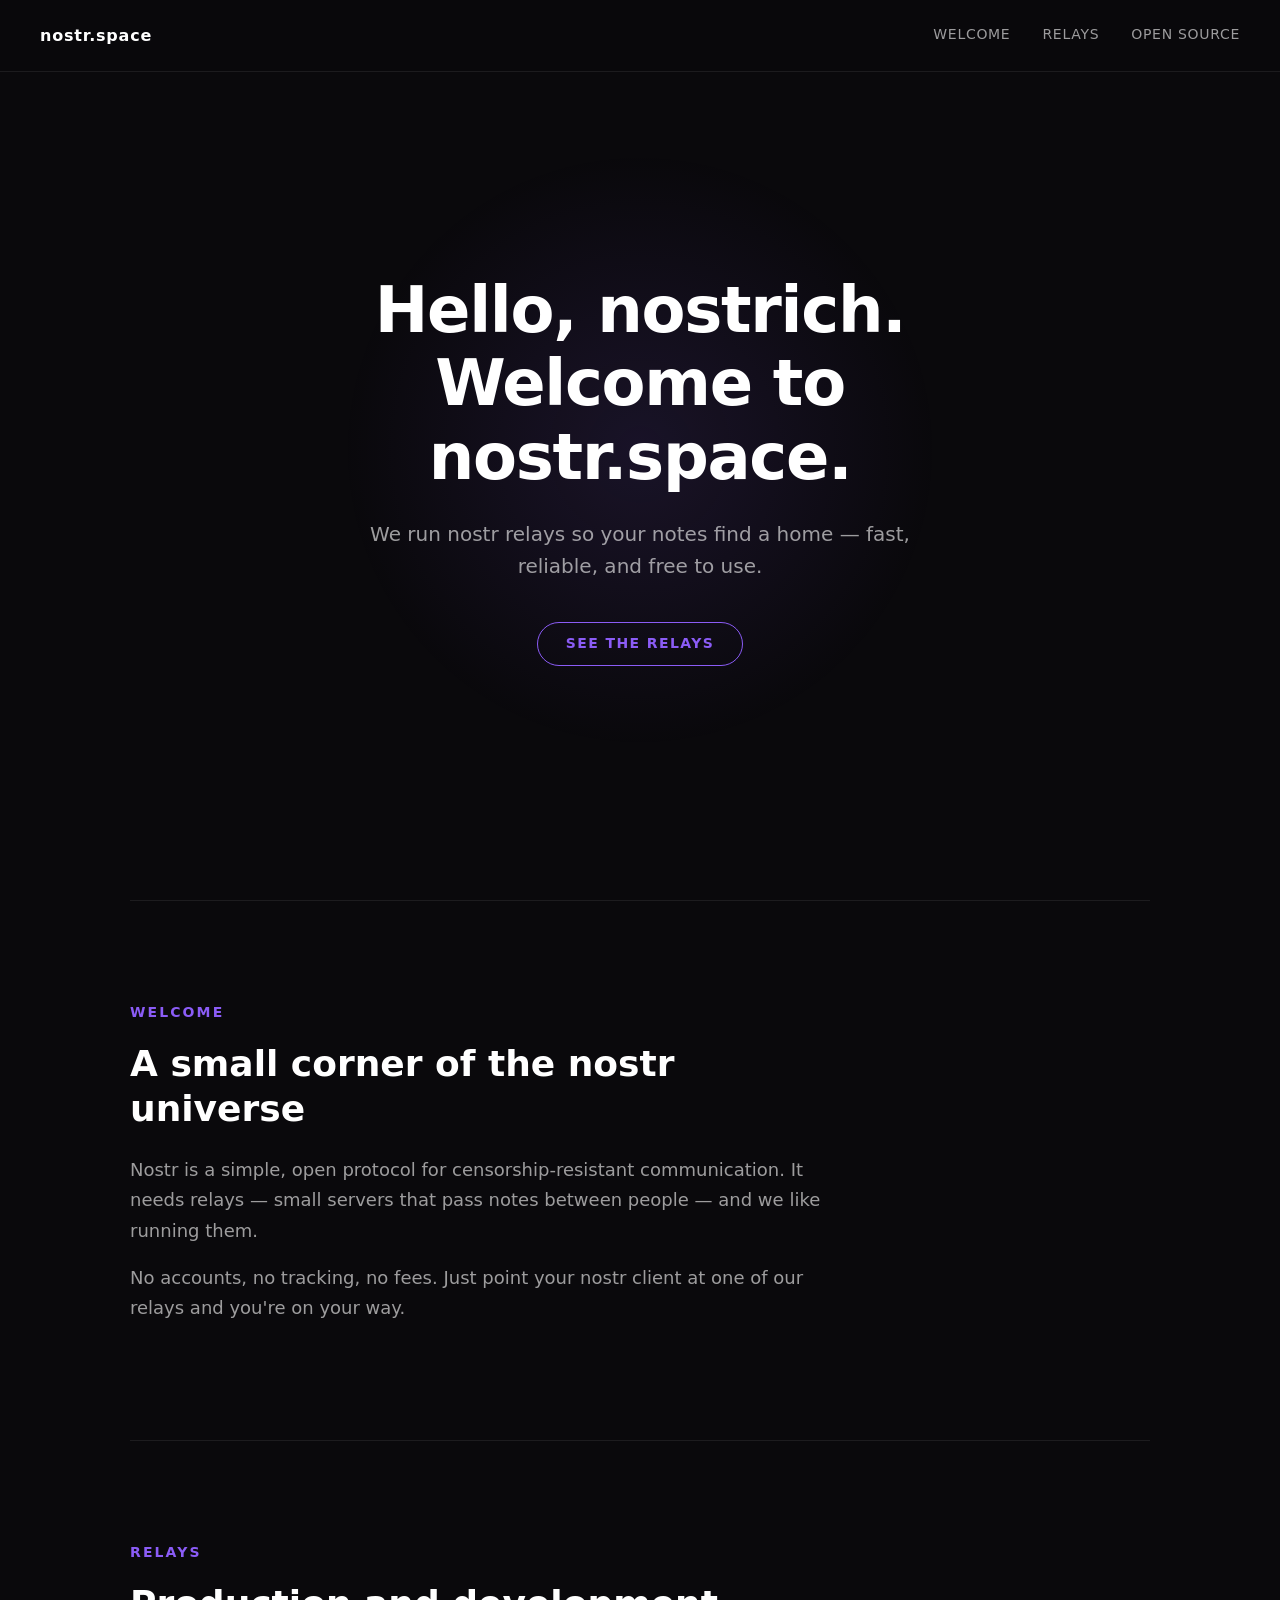
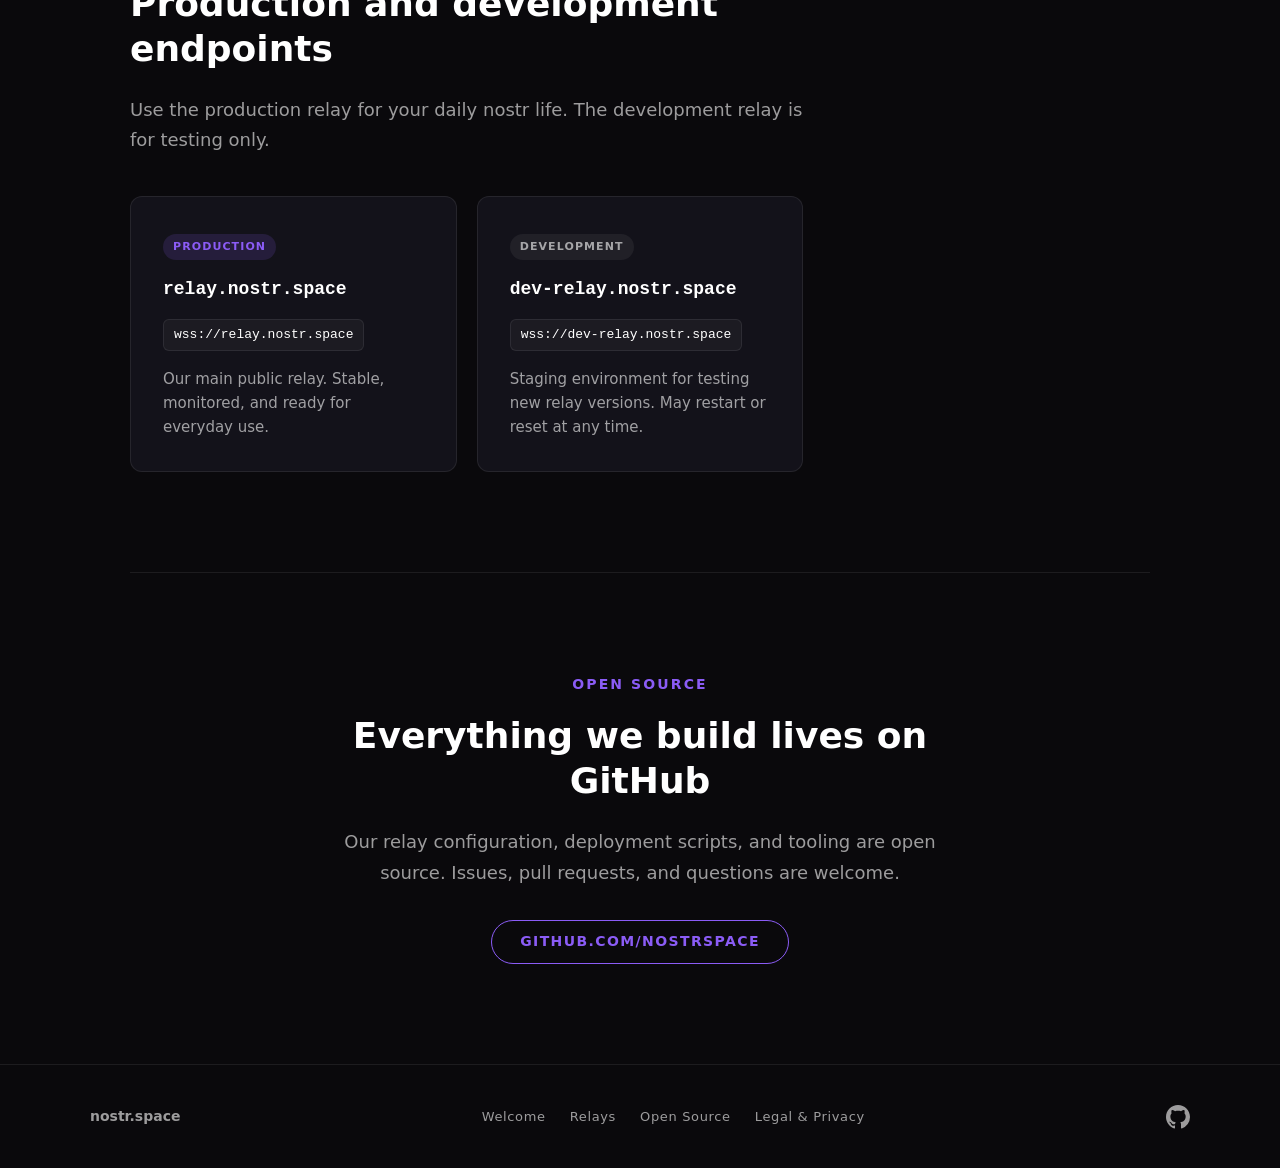
<file: index.html>
<!doctype html>
<html lang="en">
    <head>
        <meta charset="utf-8" />
        <meta name="viewport" content="width=device-width, initial-scale=1" />
        <title>nostr.space</title>
        <meta name="description" content="We run reliable nostr relays. Free, open, and built to last." />
        <meta property="og:title" content="nostr.space" />
        <meta property="og:description" content="We run reliable nostr relays. Free, open, and built to last." />
        <meta property="og:type" content="website" />
        <meta property="og:url" content="https://nostr.space/" />
        <meta name="twitter:card" content="summary_large_image" />
        <meta name="twitter:title" content="nostr.space" />
        <meta name="twitter:description" content="We run reliable nostr relays. Free, open, and built to last." />
        <link rel="canonical" href="https://nostr.space/" />
        <link rel="stylesheet" type="text/css" href="style.css" />
        <link rel="icon" type="image/svg+xml" href="assets/favicon.svg" />
    </head>

    <body>
        <header class="fade-in">
            <a href="/" class="logo-link">
                <span class="logo-text">nostr.space</span>
            </a>
            <nav>
                <a href="#welcome">Welcome</a>
                <a href="#relays">Relays</a>
                <a href="#open-source">Open Source</a>
            </nav>
            <button class="nav-toggle" aria-label="Menu">
                <span></span>
                <span></span>
                <span></span>
            </button>
        </header>

        <div class="hero fade-in">
            <div class="glow"></div>
            <div class="headline">
                <h1 class="slide-up">
                    Hello, nostrich.
                    <br />
                    Welcome to nostr.space.
                </h1>
                <p class="slide-up delay-300">
                    We run nostr relays so your notes find a home — fast, reliable, and free to use.
                </p>
                <a href="#relays" class="button slide-up delay-600">See the Relays</a>
            </div>
        </div>

        <main>
            <section id="welcome">
                <h1>Welcome</h1>
                <h2>A small corner of the nostr universe</h2>
                <p>
                    Nostr is a simple, open protocol for censorship-resistant communication. It needs relays — small
                    servers that pass notes between people — and we like running them.
                </p>
                <p>
                    No accounts, no tracking, no fees. Just point your nostr client at one of our relays and you're on
                    your way.
                </p>
            </section>

            <section id="relays">
                <h1>Relays</h1>
                <h2>Production and development endpoints</h2>
                <p>Use the production relay for your daily nostr life. The development relay is for testing only.</p>
                <div class="relay-grid">
                    <a href="https://relay.nostr.space/" class="relay-card" target="_blank" rel="noopener">
                        <span class="relay-badge">Production</span>
                        <h3>relay.nostr.space</h3>
                        <code>wss://relay.nostr.space</code>
                        <p>Our main public relay. Stable, monitored, and ready for everyday use.</p>
                    </a>
                    <a href="https://dev-relay.nostr.space/" class="relay-card" target="_blank" rel="noopener">
                        <span class="relay-badge dev">Development</span>
                        <h3>dev-relay.nostr.space</h3>
                        <code>wss://dev-relay.nostr.space</code>
                        <p>Staging environment for testing new relay versions. May restart or reset at any time.</p>
                    </a>
                </div>
            </section>

            <section id="open-source">
                <h1>Open Source</h1>
                <h2>Everything we build lives on GitHub</h2>
                <p>
                    Our relay configuration, deployment scripts, and tooling are open source. Issues, pull requests, and
                    questions are welcome.
                </p>
                <div class="contact-links">
                    <a href="https://github.com/NOSTRSpace" class="button" target="_blank" rel="noopener">
                        github.com/NOSTRSpace
                    </a>
                </div>
            </section>
        </main>

        <footer>
            <div class="footer-content">
                <span class="footer-name">nostr.space</span>
                <nav class="footer-nav">
                    <a href="#welcome">Welcome</a>
                    <a href="#relays">Relays</a>
                    <a href="#open-source">Open Source</a>
                    <a href="/legal.html">Legal & Privacy</a>
                </nav>
                <a href="https://github.com/NOSTRSpace" class="footer-social" aria-label="GitHub">
                    <svg width="24" height="24" viewBox="0 0 24 24" fill="currentColor">
                        <path
                            d="M12 0C5.37 0 0 5.37 0 12c0 5.31 3.435 9.795 8.205 11.385.6.105.825-.255.825-.57 0-.285-.015-1.23-.015-2.235-3.015.555-3.795-.735-4.035-1.41-.135-.345-.72-1.41-1.23-1.695-.42-.225-1.02-.78-.015-.795.945-.015 1.62.87 1.845 1.23 1.08 1.815 2.805 1.305 3.495.99.105-.78.42-1.305.765-1.605-2.67-.3-5.46-1.335-5.46-5.925 0-1.305.465-2.385 1.23-3.225-.12-.3-.54-1.53.12-3.18 0 0 1.005-.315 3.3 1.23.96-.27 1.98-.405 3-.405s2.04.135 3 .405c2.295-1.56 3.3-1.23 3.3-1.23.66 1.65.24 2.88.12 3.18.765.84 1.23 1.905 1.23 3.225 0 4.605-2.805 5.625-5.475 5.925.435.375.81 1.095.81 2.22 0 1.605-.015 2.895-.015 3.3 0 .315.225.69.825.57A12.02 12.02 0 0024 12c0-6.63-5.37-12-12-12z"
                        />
                    </svg>
                </a>
            </div>
        </footer>

        <script>
            document.querySelector('.nav-toggle').addEventListener('click', function () {
                document.querySelector('header nav').classList.toggle('open');
            });
        </script>
    </body>
</html>
</file>
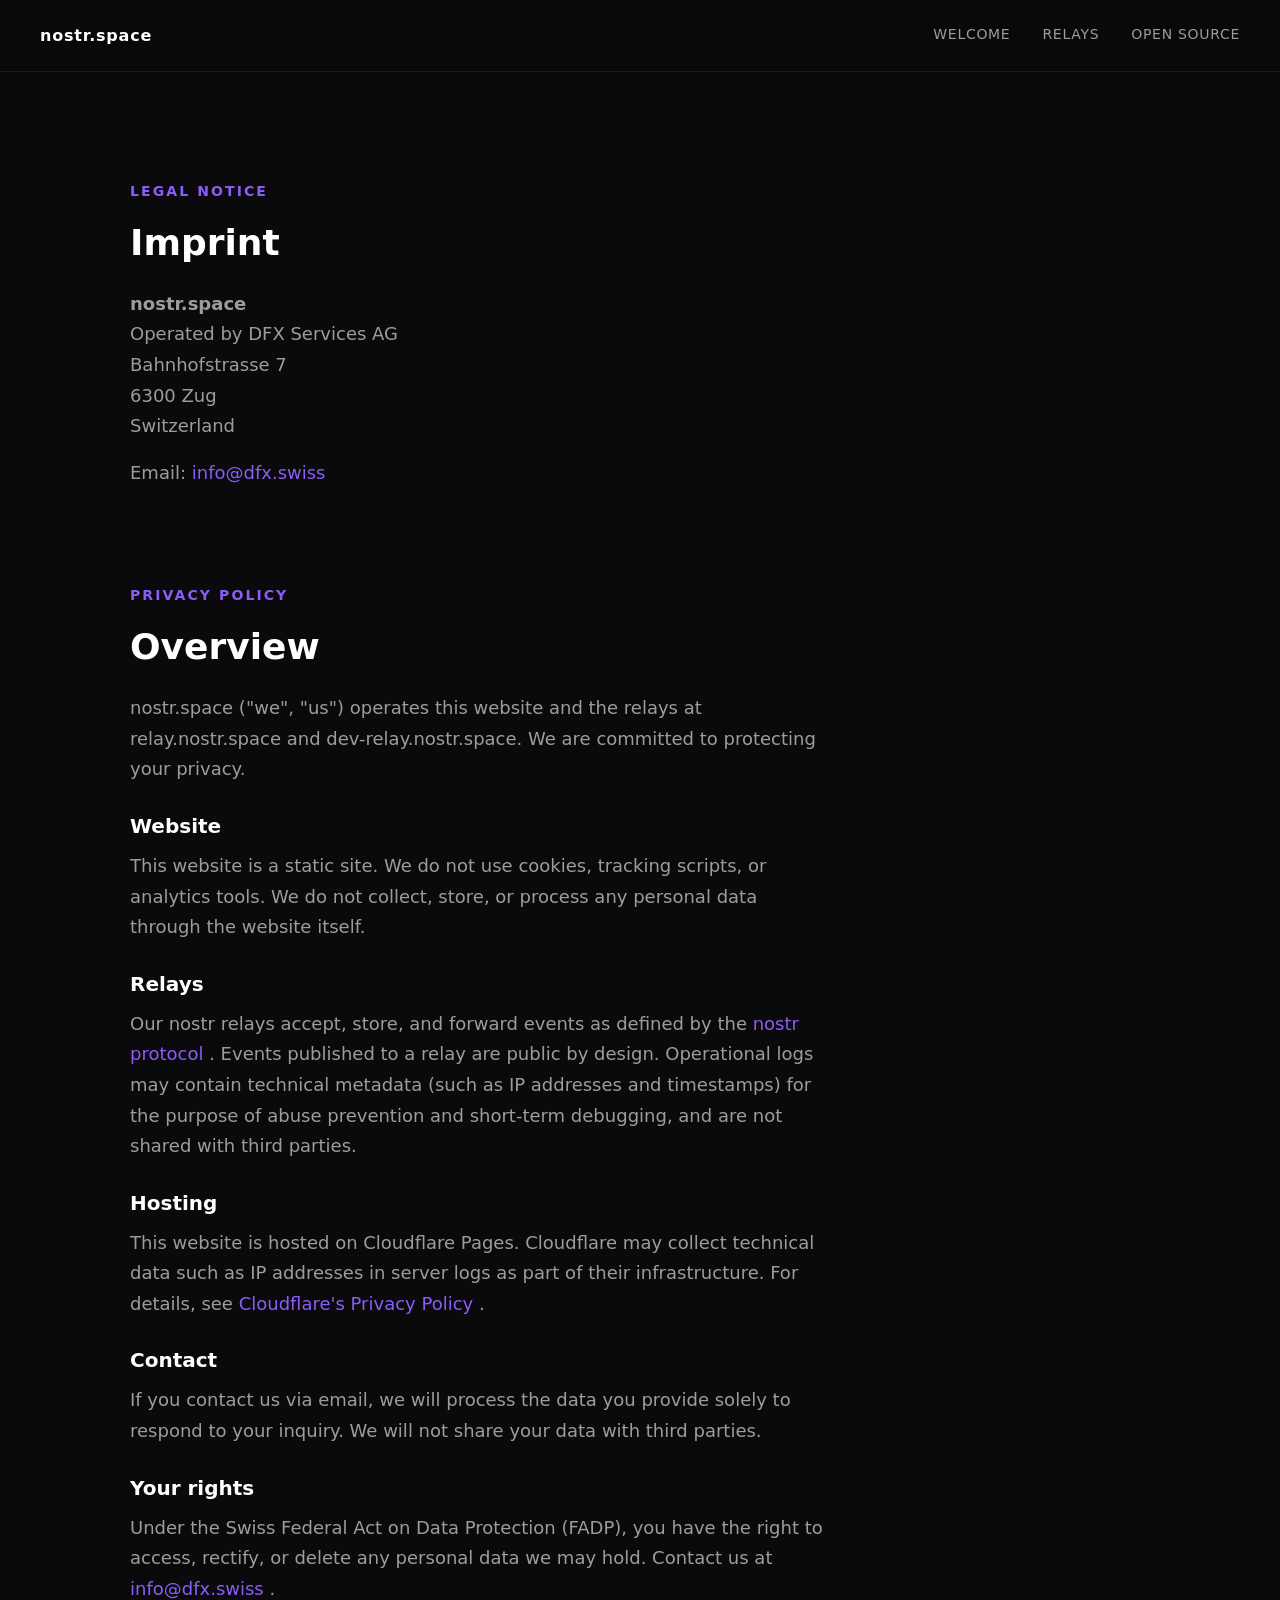
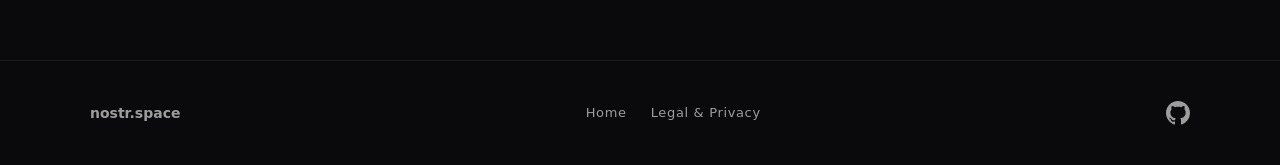
<file: legal.html>
<!doctype html>
<html lang="en">
    <head>
        <meta charset="utf-8" />
        <meta name="viewport" content="width=device-width, initial-scale=1" />
        <title>Legal Notice & Privacy — nostr.space</title>
        <meta property="og:title" content="Legal Notice & Privacy — nostr.space" />
        <meta property="og:description" content="Legal notice and privacy policy of nostr.space." />
        <meta name="twitter:card" content="summary" />
        <meta name="twitter:title" content="Legal Notice & Privacy — nostr.space" />
        <meta name="twitter:description" content="Legal notice and privacy policy of nostr.space." />
        <link rel="canonical" href="https://nostr.space/legal.html" />
        <link rel="stylesheet" type="text/css" href="style.css" />
        <link rel="icon" type="image/svg+xml" href="assets/favicon.svg" />
    </head>

    <body>
        <header class="fade-in">
            <a href="/" class="logo-link">
                <span class="logo-text">nostr.space</span>
            </a>
            <nav>
                <a href="/#welcome">Welcome</a>
                <a href="/#relays">Relays</a>
                <a href="/#open-source">Open Source</a>
            </nav>
            <button class="nav-toggle" aria-label="Menu">
                <span></span>
                <span></span>
                <span></span>
            </button>
        </header>

        <main class="legal-page">
            <section>
                <h1>Legal Notice</h1>
                <h2>Imprint</h2>
                <p>
                    <strong>nostr.space</strong>
                    <br />
                    Operated by DFX Services AG
                    <br />
                    Bahnhofstrasse 7
                    <br />
                    6300 Zug
                    <br />
                    Switzerland
                </p>
                <p>
                    Email:
                    <a href="mailto:info@dfx.swiss">info@dfx.swiss</a>
                </p>
            </section>

            <section>
                <h1>Privacy Policy</h1>
                <h2>Overview</h2>
                <p>
                    nostr.space ("we", "us") operates this website and the relays at relay.nostr.space and
                    dev-relay.nostr.space. We are committed to protecting your privacy.
                </p>

                <h3>Website</h3>
                <p>
                    This website is a static site. We do not use cookies, tracking scripts, or analytics tools. We do
                    not collect, store, or process any personal data through the website itself.
                </p>

                <h3>Relays</h3>
                <p>
                    Our nostr relays accept, store, and forward events as defined by the
                    <a href="https://github.com/nostr-protocol/nips" target="_blank" rel="noopener">nostr protocol</a>
                    . Events published to a relay are public by design. Operational logs may contain technical metadata
                    (such as IP addresses and timestamps) for the purpose of abuse prevention and short-term debugging,
                    and are not shared with third parties.
                </p>

                <h3>Hosting</h3>
                <p>
                    This website is hosted on Cloudflare Pages. Cloudflare may collect technical data such as IP
                    addresses in server logs as part of their infrastructure. For details, see
                    <a href="https://www.cloudflare.com/privacypolicy/" target="_blank" rel="noopener">
                        Cloudflare's Privacy Policy
                    </a>
                    .
                </p>

                <h3>Contact</h3>
                <p>
                    If you contact us via email, we will process the data you provide solely to respond to your inquiry.
                    We will not share your data with third parties.
                </p>

                <h3>Your rights</h3>
                <p>
                    Under the Swiss Federal Act on Data Protection (FADP), you have the right to access, rectify, or
                    delete any personal data we may hold. Contact us at
                    <a href="mailto:info@dfx.swiss">info@dfx.swiss</a>
                    .
                </p>
            </section>
        </main>

        <footer>
            <div class="footer-content">
                <span class="footer-name">nostr.space</span>
                <nav class="footer-nav">
                    <a href="/">Home</a>
                    <a href="/legal.html">Legal & Privacy</a>
                </nav>
                <a href="https://github.com/NOSTRSpace" class="footer-social" aria-label="GitHub">
                    <svg width="24" height="24" viewBox="0 0 24 24" fill="currentColor">
                        <path
                            d="M12 0C5.37 0 0 5.37 0 12c0 5.31 3.435 9.795 8.205 11.385.6.105.825-.255.825-.57 0-.285-.015-1.23-.015-2.235-3.015.555-3.795-.735-4.035-1.41-.135-.345-.72-1.41-1.23-1.695-.42-.225-1.02-.78-.015-.795.945-.015 1.62.87 1.845 1.23 1.08 1.815 2.805 1.305 3.495.99.105-.78.42-1.305.765-1.605-2.67-.3-5.46-1.335-5.46-5.925 0-1.305.465-2.385 1.23-3.225-.12-.3-.54-1.53.12-3.18 0 0 1.005-.315 3.3 1.23.96-.27 1.98-.405 3-.405s2.04.135 3 .405c2.295-1.56 3.3-1.23 3.3-1.23.66 1.65.24 2.88.12 3.18.765.84 1.23 1.905 1.23 3.225 0 4.605-2.805 5.625-5.475 5.925.435.375.81 1.095.81 2.22 0 1.605-.015 2.895-.015 3.3 0 .315.225.69.825.57A12.02 12.02 0 0024 12c0-6.63-5.37-12-12-12z"
                        />
                    </svg>
                </a>
            </div>
        </footer>

        <script>
            document.querySelector('.nav-toggle').addEventListener('click', function () {
                document.querySelector('header nav').classList.toggle('open');
            });
        </script>
    </body>
</html>
</file>
<file: style.css>
:root {
    --color-bg: #0a090c;
    --color-surface: #13121a;
    --color-text: #ffffff;
    --color-text-secondary: rgba(255, 255, 255, 0.6);
    --color-accent: #8b5cf6;
    --color-accent-dim: rgba(139, 92, 246, 0.15);
    --color-border: rgba(255, 255, 255, 0.08);
    --font: -apple-system, system-ui, BlinkMacSystemFont, 'Segoe UI', Roboto, Helvetica, Arial, sans-serif;
    --font-mono: ui-monospace, SFMono-Regular, 'SF Mono', Menlo, Monaco, Consolas, monospace;
    --text-size: 18px;
    --line-height: 1.7;
    --max-width: 1100px;
}

/* Reset */
*,
*::before,
*::after {
    box-sizing: border-box;
    margin: 0;
    padding: 0;
}

html {
    background: var(--color-bg);
    scroll-behavior: smooth;
}

body {
    font-family: var(--font);
    font-size: var(--text-size);
    line-height: var(--line-height);
    color: var(--color-text);
    -webkit-font-smoothing: antialiased;
    text-rendering: optimizeLegibility;
    overflow-x: hidden;
}

a {
    color: var(--color-accent);
    text-decoration: none;
    transition: opacity 0.2s;
}

a:hover {
    opacity: 0.8;
}

/* ============ Header ============ */

header {
    position: fixed;
    top: 0;
    left: 0;
    right: 0;
    z-index: 100;
    display: flex;
    align-items: center;
    justify-content: space-between;
    padding: 20px 40px;
    background: rgba(10, 9, 12, 0.85);
    backdrop-filter: blur(20px);
    -webkit-backdrop-filter: blur(20px);
    border-bottom: 1px solid var(--color-border);
}

.logo-link {
    text-decoration: none;
}

.logo-text {
    font-size: 16px;
    font-weight: 700;
    letter-spacing: 0.05em;
    color: var(--color-text);
}

header nav {
    display: flex;
    gap: 32px;
    align-items: center;
}

header nav a {
    color: var(--color-text-secondary);
    font-size: 14px;
    font-weight: 500;
    letter-spacing: 0.05em;
    text-transform: uppercase;
    transition: color 0.2s;
}

header nav a:hover {
    color: var(--color-text);
    opacity: 1;
}

.nav-toggle {
    display: none;
    flex-direction: column;
    gap: 5px;
    background: none;
    border: none;
    cursor: pointer;
    padding: 4px;
}

.nav-toggle span {
    display: block;
    width: 24px;
    height: 2px;
    background: var(--color-text);
    transition: transform 0.2s;
}

/* ============ Hero ============ */

.hero {
    position: relative;
    display: flex;
    align-items: center;
    justify-content: center;
    min-height: 100vh;
    padding: 120px 40px 80px;
    text-align: center;
    overflow: hidden;
}

.glow {
    position: absolute;
    top: 50%;
    left: 50%;
    transform: translate(-50%, -50%);
    width: 600px;
    height: 600px;
    background: radial-gradient(circle, rgba(139, 92, 246, 0.12) 0%, transparent 70%);
    border-radius: 50%;
    pointer-events: none;
}

.headline {
    position: relative;
    max-width: 800px;
}

.headline h1 {
    font-size: clamp(36px, 6vw, 64px);
    font-weight: 700;
    line-height: 1.15;
    letter-spacing: -0.02em;
    margin-bottom: 24px;
}

.headline p {
    font-size: clamp(16px, 2vw, 20px);
    color: var(--color-text-secondary);
    max-width: 600px;
    margin: 0 auto 40px;
    line-height: 1.6;
}

/* ============ Buttons ============ */

.button {
    display: inline-flex;
    align-items: center;
    padding: 0 28px;
    height: 44px;
    border-radius: 24px;
    border: 1px solid var(--color-accent);
    color: var(--color-accent);
    font-size: 14px;
    font-weight: 600;
    letter-spacing: 0.1em;
    text-transform: uppercase;
    text-decoration: none;
    background: transparent;
    cursor: pointer;
    transition:
        background 0.2s,
        color 0.2s;
}

.button:hover {
    background: var(--color-accent);
    color: var(--color-bg);
    opacity: 1;
}

/* ============ Main Sections ============ */

main {
    max-width: var(--max-width);
    margin: 0 auto;
    padding: 0 40px;
}

section {
    padding: 100px 0;
    border-top: 1px solid var(--color-border);
}

section h1 {
    font-size: 14px;
    font-weight: 600;
    letter-spacing: 0.15em;
    text-transform: uppercase;
    color: var(--color-accent);
    margin-bottom: 16px;
}

section h2 {
    font-size: clamp(24px, 3.5vw, 36px);
    font-weight: 700;
    line-height: 1.25;
    margin-bottom: 24px;
    max-width: 700px;
}

section p {
    color: var(--color-text-secondary);
    max-width: 700px;
    margin-bottom: 16px;
}

section h3 {
    font-size: 20px;
    font-weight: 600;
    margin-bottom: 8px;
}

/* ============ Relay Grid ============ */

.relay-grid {
    display: grid;
    grid-template-columns: repeat(auto-fill, minmax(320px, 1fr));
    gap: 20px;
    margin-top: 40px;
}

.relay-card {
    background: var(--color-surface);
    border: 1px solid var(--color-border);
    border-radius: 12px;
    padding: 32px;
    transition: border-color 0.2s;
    text-decoration: none;
    color: inherit;
    display: block;
    cursor: pointer;
}

.relay-card:hover {
    border-color: rgba(139, 92, 246, 0.4);
}

.relay-card h3 {
    margin-bottom: 12px;
    font-family: var(--font-mono);
    font-size: 18px;
}

.relay-card code {
    display: inline-block;
    font-family: var(--font-mono);
    font-size: 13px;
    color: var(--color-text);
    background: rgba(255, 255, 255, 0.04);
    border: 1px solid var(--color-border);
    border-radius: 6px;
    padding: 4px 10px;
    margin-bottom: 16px;
}

.relay-card p {
    font-size: 15px;
    line-height: 1.6;
    margin-bottom: 0;
}

.relay-badge {
    display: inline-block;
    font-size: 11px;
    font-weight: 600;
    letter-spacing: 0.1em;
    text-transform: uppercase;
    color: var(--color-accent);
    background: var(--color-accent-dim);
    border-radius: 999px;
    padding: 4px 10px;
    margin-bottom: 14px;
}

.relay-badge.dev {
    color: var(--color-text-secondary);
    background: rgba(255, 255, 255, 0.06);
}

/* ============ Contact / Open Source ============ */

#open-source {
    text-align: center;
}

#open-source h2,
#open-source p {
    max-width: 600px;
    margin-left: auto;
    margin-right: auto;
}

#open-source p {
    margin-bottom: 32px;
}

.contact-links {
    display: flex;
    justify-content: center;
    gap: 16px;
    flex-wrap: wrap;
}

/* ============ Footer ============ */

footer {
    border-top: 1px solid var(--color-border);
    padding: 40px;
    margin-top: 0;
}

.footer-content {
    max-width: var(--max-width);
    margin: 0 auto;
    display: flex;
    align-items: center;
    justify-content: space-between;
}

.footer-name {
    font-size: 14px;
    font-weight: 600;
    color: var(--color-text-secondary);
}

.footer-nav {
    display: flex;
    gap: 24px;
}

.footer-nav a {
    color: var(--color-text-secondary);
    font-size: 13px;
    letter-spacing: 0.05em;
}

.footer-nav a:hover {
    color: var(--color-text);
}

.footer-social {
    color: var(--color-text-secondary);
    transition: color 0.2s;
    display: flex;
}

.footer-social:hover {
    color: var(--color-text);
    opacity: 1;
}

/* ============ Legal Page ============ */

.legal-page {
    max-width: var(--max-width);
    margin: 0 auto;
    padding: 120px 40px 0;
}

.legal-page section {
    border-top: none;
    padding: 40px 0;
}

.legal-page section:first-child {
    padding-top: 60px;
}

.legal-page h3 {
    margin-top: 24px;
}

/* ============ Animations ============ */

.fade-in {
    animation: fadeIn 1.5s ease both;
}

.slide-up {
    animation: slideUp 0.8s ease both;
}

.delay-300 {
    animation-delay: 0.3s;
}

.delay-600 {
    animation-delay: 0.6s;
}

@keyframes fadeIn {
    from {
        opacity: 0;
    }
    to {
        opacity: 1;
    }
}

@keyframes slideUp {
    from {
        opacity: 0;
        transform: translateY(30px);
    }
    to {
        opacity: 1;
        transform: translateY(0);
    }
}

/* ============ Reduced Motion ============ */

@media (prefers-reduced-motion: reduce) {
    .fade-in,
    .slide-up,
    .delay-300,
    .delay-600 {
        animation: none !important;
        opacity: 1 !important;
        transform: none !important;
    }
}

/* ============ Responsive ============ */

@media (max-width: 640px) {
    header {
        padding: 16px 24px;
    }

    header nav {
        display: none;
        position: absolute;
        top: 100%;
        left: 0;
        right: 0;
        flex-direction: column;
        background: rgba(10, 9, 12, 0.95);
        backdrop-filter: blur(20px);
        -webkit-backdrop-filter: blur(20px);
        padding: 24px;
        gap: 20px;
        border-bottom: 1px solid var(--color-border);
    }

    header nav.open {
        display: flex;
    }

    .nav-toggle {
        display: flex;
    }

    .hero {
        padding: 100px 24px 60px;
        min-height: 90vh;
    }

    main {
        padding: 0 24px;
    }

    section {
        padding: 60px 0;
    }

    .relay-grid {
        grid-template-columns: 1fr;
    }

    footer {
        padding: 32px 24px;
    }

    .footer-content {
        flex-direction: column;
        gap: 16px;
        text-align: center;
    }
}
</file>
